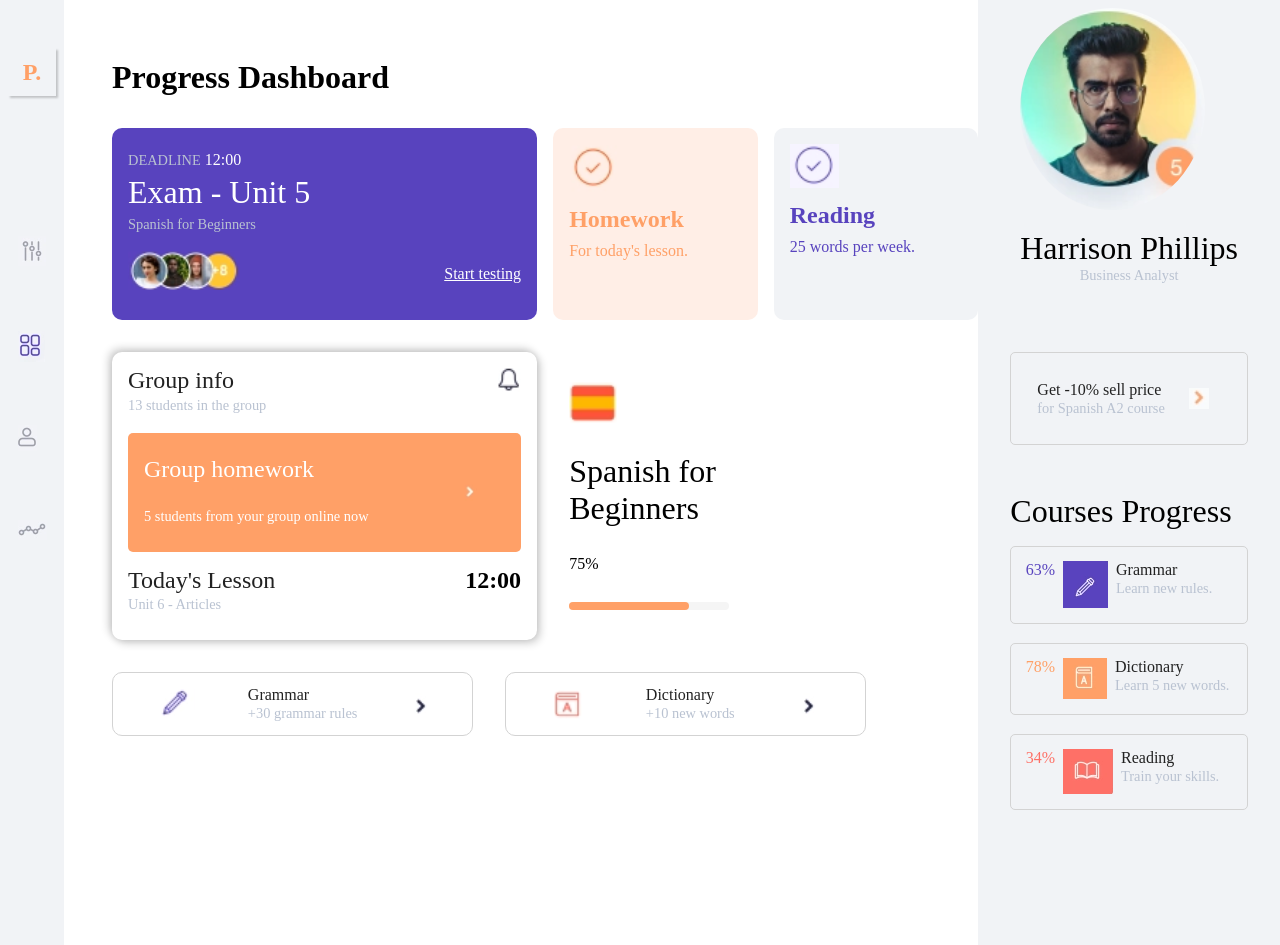
<file: Dashboard Project/index.html>
<!DOCTYPE html>
<html lang="en">
<head>
    <meta charset="UTF-8">
    <meta http-equiv="X-UA-Compatible" content="IE=edge">
    <meta name="viewport" content="width=device-width, initial-scale=1.0">
    <title>Dribble Clone</title>
    <link rel="stylesheet" href="css/styles.css">
</head>
<body>
    <div class="main-container">
        <div class="sidebar">
            <h2 class="logo">P.</h2>
            <div class="icons-sb">
                <img src="./icons/sidebar-lines.PNG" alt="">
                <img src="./icons/sidebar-boxes.PNG" alt="">
                <img src="./icons/sidebar-person.PNG" alt="">
                <img src="./icons/sidebar-chain.PNG" alt="">
            </div>
        </div>
        <div class="progress-dashb">
            <h1>Progress Dashboard</h1>
            <div class="exam">
                <div class="start-ex">
                    <p class="time"><span class="subTitle">DEADLINE</span> 12:00</p>
                    <h1 class="largeTitle">Exam - Unit 5</h1>
                    <p class="subTitle">Spanish for Beginners</p>
                </div>
                <div class="end-ex">
                    <img src="./icons/people-icons.PNG" alt="">
                    <a href="">Start testing</a>
                </div>
            </div>
            <div class="homework">
                <img src="./icons/hw-tick.PNG" alt="">
                <h2>Homework</h2>
                <p>For today's lesson.</p>
            </div>
            <div class="reading">
                <img src="./icons/reading-tick.PNG" alt="">
                <h2>Reading</h2>
                <p>25 words per week.</p>
            </div>
            <div class="group-info">
                <div class="info-top">
                    <h2 class="title">Group info</h2>
                    <img src="./icons/bell.PNG" alt="">
                    <p class="subTitle">13 students in the group</p>
                </div>
                <div class="info-middle">
                    <h2 class="title">Group homework</h2>
                    <p class="subTitle">5 students from your group online now</p>
                    <img src="./icons/right-white.PNG" alt="">
                </div>
                <div class="info-bottom">
                    <h2 class="title">Today's Lesson</h2>
                    <h2>12:00</h2>
                    <p class="subTitle">Unit 6 - Articles</p>
                </div>
            </div>
            <div class="course">
                <img src="./icons/flag.PNG" alt="">
                <h1 class="largeTitle">Spanish for<br> Beginners</h1>
                <p>75%</p>
                <progress value="75" max="100"></progress>
            </div>
            <div class="grammar">
                <img src="./icons/grammar-pencil.PNG" alt="">
                <p class="title">Grammar<br><span class="subTitle">+30 grammar rules</span></p>
                <img src="./icons/right-black.PNG" alt="">
            </div>
            <div class="dictionary">
                <img src="./icons/dict-a.PNG" alt="">
                <p class="title">Dictionary<br><span class="subTitle">+10 new words</span></p>
                <img src="./icons/right-black.PNG" alt="">
            </div>
        </div>
        
        <div class="profile-dashb">
            <div class="intro">
                <img src="./icons/profile-pic.PNG" alt="">
                <h2 class="largeTitle">Harrison Phillips</h2>
                <p class="subTitle">Business Analyst</p>
            </div>
            <div class="offer">
                <p class="title">Get -10% sell price<br><span class="subTitle">for Spanish A2 course</span></p>
                <img src="./icons/right-orng.PNG" alt="">
            </div>
            <div class="courses-progress">
                <p class="largeTitle">Courses Progress</p>
                <div class="grammar">
                    <span class="percent">63%</span>
                    <img src="./icons/grammar-icon.png" alt="">
                    <p class="title">Grammar<br><span class="subTitle">Learn new rules.</span></p>
                </div>
                <div class="dictionary">
                    <span class="percent">78%</span>
                    <img src="./icons/dict-icon.PNG" alt="">
                    <p class="title">Dictionary<br><span class="subTitle">Learn 5 new words.</span></p>
                </div>
                <div class="reading">
                    <span class="percent">34%</span>
                    <img src="./icons/reading-icon.PNG" alt="">
                    <p class="title">Reading<br><span class="subTitle">Train your skills.</span></p>
                </div>
            </div>
        </div>
    </div>
</body>
</html>
</file>
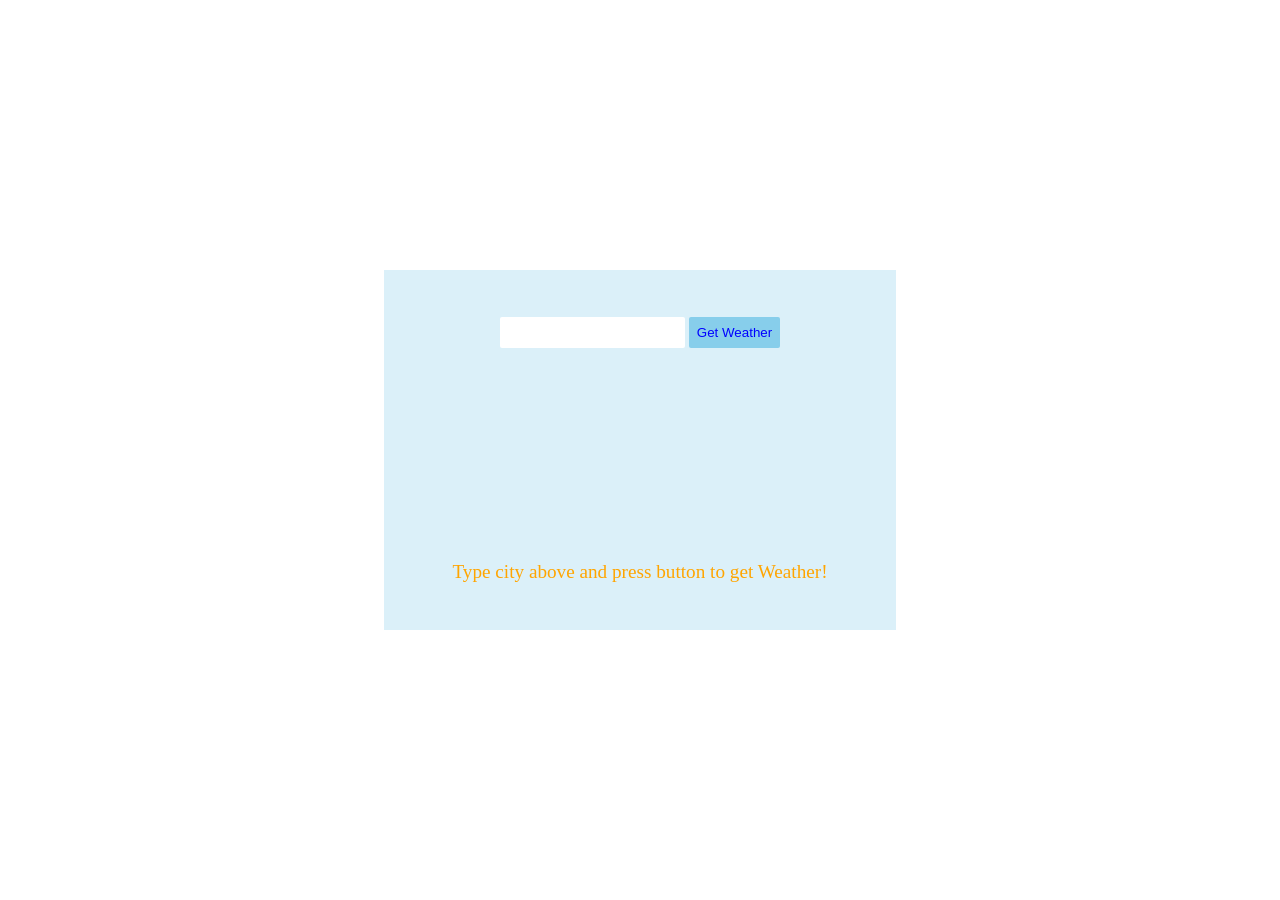
<file: weatherApp/index.html>
<!DOCTYPE html>
<html lang="en">
  <head>
    <meta charset="UTF-8" />
    <meta http-equiv="X-UA-Compatible" content="IE=edge" />
    <meta name="viewport" content="width=device-width, initial-scale=1.0" />

    <title>Weather Widget</title>
    <style>
      *,
      *::before,
      *::after {
        margin: 0;
        padding: 0;
        box-sizing: border-box;
      }
      main {
        height: 100vh;
        background-image: url("https://images.pexels.com/photos/1118873/pexels-photo-1118873.jpeg?auto=compress&cs=tinysrgb&dpr=1&w=500");
        background-repeat: no-repeat;
        background-size: cover;
        display: flex;
        justify-content: center;
        align-items: center;
      }
      .weatherContainer {
        background-color: rgba(135, 206, 235, 0.3);
        width: 40vw;
        height: 40vh;
        display: flex;
        flex-direction: column;
        justify-content: space-around;
        align-items: center;
      }
      .wIcon img {
        width: 70px;
        /* background-color: #1e213a;
        background-color: skyblue;
        border-radius: 50%; */
      }
      #search,
      .locationInput {
        padding: 8px;
        border-radius: 2px;
        border: none;
      }
      #search {
        background-color: skyblue;
        color: blue;
        cursor: pointer;
      }
      .output {
        display: flex;
        justify-content: space-evenly;
        align-items: center;
        font-size: 1.5rem;
        width: 100%;
        color: navajowhite;
      }
      .info {
        color: orange;
        font-size: 1.2rem;
      }
      .request-status {
        display: none;
        font-size: 1.2rem;
        color: #cfc;
      }
    </style>
  </head>
  <body>
    <main class="container">
      <div class="weatherContainer">
        <div class="input">
          <input type="text" class="locationInput" />
          <button id="search">Get Weather</button>
        </div>
        <div class="request-status">Fetching data for your City........</div>
        <div class="output">
          <div class="wIcon">
            <img />
          </div>
          <div class="wStats">
            <p class="temperature"></p>
            <p class="desc"></p>
          </div>
        </div>
        <p class="info">Type city above and press button to get Weather!</p>
      </div>
    </main>
    <script src="index.js"></script>
  </body>
</html>
</file>
<file: Dashboard Project/css/styles.css>
*,
*::before,
*::after{
    margin: 0;
    padding: 0;
    box-sizing: border-box;
}
:root {
    --orange: #ffa067;
    --purple: #5843be;
    --red: #fe7066;
    /* --borderRadius: 10px;
    --border: 0.5px solid lightgrey; */
}
.title {
    font-weight: 500;
    color: #222;
}
.logo{
    color: var(--orange);
    box-shadow: 2px 2px 2px rgba(0,0,0,0.2);
}

.subTitle {
    font-weight: 400;
    font-size: 0.9em;
    color: #b9c2d1;
}

.largeTitle {
    font-size: 2em;
    font-weight: 500;
}
.main-container{
    display: grid;
    grid-template-columns: 0.7fr 10fr 3.3fr;
}
.sidebar{
    display: grid;
    grid-template-rows: repeat(8,1fr);
    background-color: #f1f3f6;
    text-align: center;
    justify-content: center;
}
.sidebar .logo{
    grid-row: 1/3;
    height: 3rem;
    width: 3rem;
    display: flex;
    justify-content: center;
    align-items: center;
    margin-top: 3rem;
}
.sidebar .icons-sb{
    grid-row: 3/7;
    justify-content: center;
}
.progress-dashb{
    display: grid;
    grid-template-columns: repeat(4,25%);
    grid-template-rows: 6rem 12rem 10rem 6rem 4rem;    
    grid-gap: 2rem 1rem;
    margin: 0 3rem 8rem;
}
.progress-dashb > div{
    padding: 1rem;
    border-radius: 10px;
}
.progress-dashb > h1{
    grid-column: 1/5;
    align-self: end;
}
.progress-dashb .exam{
    background-color: var(--purple);
    grid-column: 1/3;
    line-height: 2rem;
}
.progress-dashb .exam h1.largeTitle{
    color: white;
}
.end-ex{
    display: flex;
    justify-content: space-between;
    align-items: flex-end;
}
.start-ex .time{
    color:white;
}
.end-ex img{
    margin-top: 0.7rem;
}
.end-ex a{
    color: white;
}
.progress-dashb .homework{
    background-color: #ffeee6;
    grid-column: 3/4;
    color: var(--orange);
    line-height: 2rem;
}
.progress-dashb .reading{
    background-color: #f1f3f6;
    grid-column: 4/5;
    color: var(--purple);
    line-height: 2rem;
}
.progress-dashb .group-info{
    grid-column: 1/3;
    grid-row: 3/5;
    line-height: 1.5rem;
    box-shadow: 3px 3px 8px rgba(0,0,0,0.2), -3px -3px 8px rgba(0,0,0,0.2);
}
.progress-dashb .group-info div{
    margin-bottom: 1rem;
}
.group-info .info-top{
    display: grid;
    grid-template-columns: 5fr 1fr;
    grid-template-rows: repeat(2,50%);
}
.group-info .info-middle{
    display: grid;
    grid-template-columns: 4fr 1fr;
    grid-template-rows: 1fr 0.2fr 1fr;
    padding: 1.5rem 1rem;
    border-radius: 5px;
}
.group-info .info-middle *{
    color: white;
}
.group-info .info-middle h2{
    align-self: end;
}
.group-info .info-middle p{
    grid-column: 1/2;
    grid-row: 3/4;
}
.group-info .info-middle img{
    grid-row: 2/3;
    grid-column: 2/3;
    justify-self: center;
}
.info-top img,.info-bottom h2:nth-of-type(2){
    justify-self: end;
}
.group-info .info-bottom{
    display: grid;
    grid-template-columns: 5fr 1fr;
    grid-template-rows: repeat(2,50%);
}
.progress-dashb .course{
    grid-column: 3/5;
    grid-row: 3/5;
    display: flex;
    flex-direction: column;
    justify-content: space-around;
    align-items: flex-start;
}
.progress-dashb .course h1{
    grid-column: 3/5;
    grid-row: 3/5;
}
.progress-dashb .course img{
    width: 3em;
}
progress {
    border: none;
    height: 8px;
}

progress::-webkit-progress-value {
    background-color: var(--orange);
    border-radius: 8px;
}

progress::-webkit-progress-bar {
    background-color: whitesmoke;
    border-radius: 8px;
}
.progress-dashb .grammar{
    grid-column: 1/3;
    grid-row: 5/6;
    display: flex;
    justify-content: space-around;
    align-items: center;
    border: 1px solid lightgrey;
    width: 85%;
    
}
.progress-dashb .dictionary{
    grid-column: 3/5;
    grid-row: 5/6;
    display: flex;
    justify-content: space-around;
    align-items: center;
    border: 1px solid lightgrey;
    transform: translateX(-3rem);
    width: 85%;
}
.group-info .info-middle{
    background-color: var(--orange);
}
.icons-sb{
    display: grid;
    grid-template-rows: repeat(4, 20%);
}
.profile-dashb{
    display: grid;
    grid-template-rows: 1fr 0.5fr 1.5fr;
    background-color: #f1f3f6;
    padding: 0.5rem 2rem;
}
.profile-dashb .intro{
    display: grid;
    grid-template-rows: 6fr 1fr 1fr;
    justify-content: center;
    text-align: center;
}
.profile-dashb .intro img{
    border-radius: 60%;
}
.profile-dashb .offer{
    display: flex;
    justify-content: space-around;
    align-items: center;
    border: 1px solid lightgrey;
    padding: 20px;
    margin: 3rem 0;
    border-radius: 5px;
}
.profile-dashb .offer img{
    padding: 15px 12px;
}
.courses-progress .largeTitle{
    margin-bottom: 1rem;
}
.profile-dashb .courses-progress div{
    display: grid;
    grid-template-columns: 1fr 1fr 4fr;
    grid-gap: 0.5rem;
    border: 1px solid lightgrey;
    border-radius: 5px;
    margin-bottom: 1.2rem;
    padding: 0.9rem;
}
.courses-progress .grammar .percent{
    color: var(--purple);
}


.courses-progress .reading .percent{
    color: var(--red);  
}
.courses-progress .dictionary .percent{
    color: var(--orange); 
}
</file>
